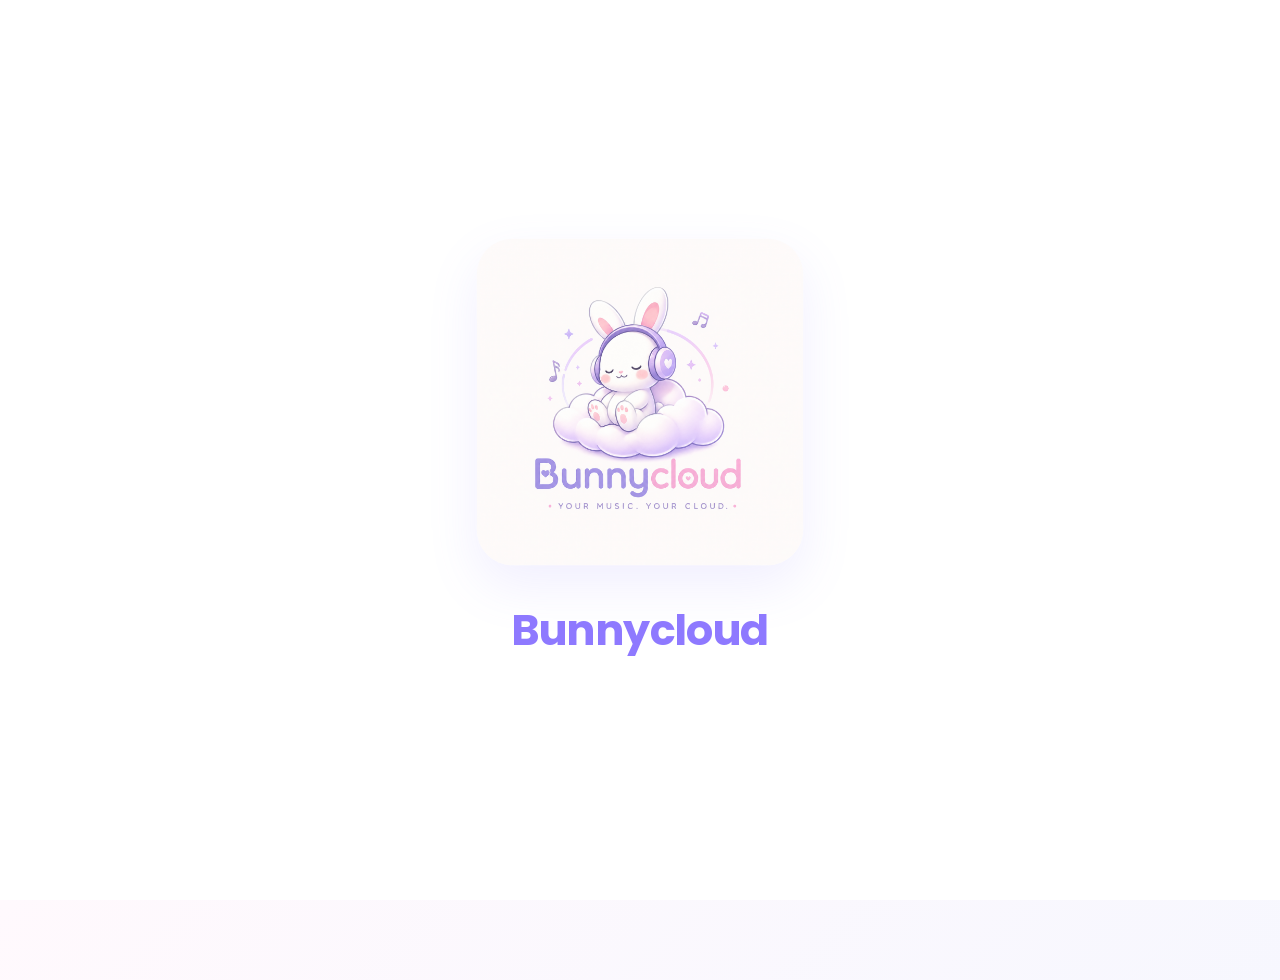
<file: index.html>
<!doctype html>
<html lang="sk">
  <head>
    <meta charset="UTF-8" />
    <meta name="viewport" content="width=device-width, initial-scale=1.0" />
    <title>Bunnycloud</title>
    <link rel="stylesheet" href="css/intro.css" />
  </head>
  <body>
    <div id="splash-screen" class="splash-container">
      <div class="splash-logo-wrapper">
        <img
          src="images/logo.png"
          alt="Bunnycloud Logo"
          class="bunny-logo-img"
        />
        <h1 class="splash-title">Bunnycloud</h1>
      </div>
    </div>

    <div id="intro-screen" class="intro hidden">
      <div class="intro-content">
        <img
          src="images/logo.png"
          alt="Bunnycloud Logo"
          class="intro-logo-img"
        />
        <h1 class="logo">Bunnycloud</h1>
        <p class="subtitle">Your music. Your cloud.</p>
        <button id="startButton">Get Started</button>
      </div>
    </div>

    <script src="js/intro.js"></script>
  </body>
</html>
</file>
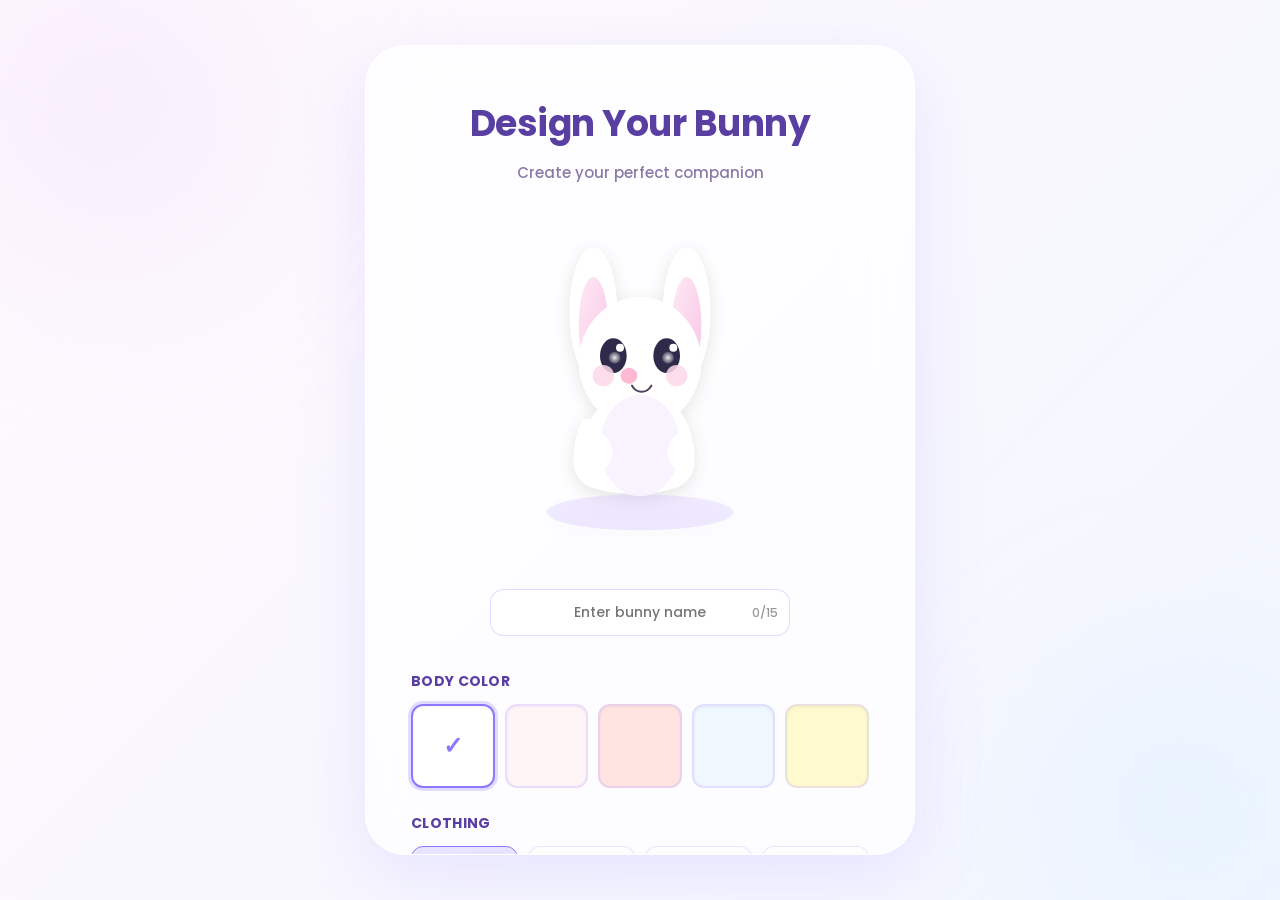
<file: pages/bunny-creator.html>
<!doctype html>
<html lang="en">
  <head>
    <meta charset="UTF-8" />
    <meta name="viewport" content="width=device-width, initial-scale=1.0" />
    <title>Bunnycloud - Create Your Bunny</title>
    <link rel="stylesheet" href="../css/intro.css" />
    <link rel="stylesheet" href="../css/bunny-creator.css" />
    <link
      href="https://fonts.googleapis.com/css2?family=Poppins:wght@300;400;500;600;700&display=swap"
      rel="stylesheet"
    />
  </head>
  <body>
    <div class="creator-container">
      <div class="creator-card">
        <!-- Header -->
        <div class="creator-header">
          <h1 class="creator-title">Design Your Bunny</h1>
          <p class="creator-subtitle">Create your perfect companion</p>
        </div>

        <!-- Bunny Preview -->
        <div class="bunny-section">
          <div class="bunny-preview-box">
            <!-- SVG Bunny Avatar -->
            <svg
              viewBox="0 0 360 420"
              class="bunny-svg"
              id="bunnySVG"
              xmlns="http://www.w3.org/2000/svg"
            >
              <defs>
                <linearGradient
                  id="earGradientCreator"
                  x1="0"
                  y1="0"
                  x2="1"
                  y2="1"
                >
                  <stop offset="0%" stop-color="#ffe9f5" />
                  <stop offset="100%" stop-color="#f7c5e5" />
                </linearGradient>
                <radialGradient id="eyeGlowCreator" cx="50%" cy="50%" r="60%">
                  <stop offset="0%" stop-color="#ffffff" stop-opacity="0.9" />
                  <stop offset="100%" stop-color="#ffffff" stop-opacity="0" />
                </radialGradient>
              </defs>

              <ellipse
                cx="180"
                cy="395"
                rx="140"
                ry="27"
                fill="rgba(147, 117, 255, 0.14)"
              />

              <g id="earLeft">
                <ellipse
                  id="earLeftOuter"
                  cx="110"
                  cy="95"
                  rx="36"
                  ry="98"
                  fill="#ffffff"
                />
                <ellipse
                  id="earLeftInner"
                  cx="110"
                  cy="114"
                  rx="22"
                  ry="72"
                  fill="url(#earGradientCreator)"
                />
              </g>
              <g id="earRight">
                <ellipse
                  id="earRightOuter"
                  cx="250"
                  cy="95"
                  rx="36"
                  ry="98"
                  fill="#ffffff"
                />
                <ellipse
                  id="earRightInner"
                  cx="250"
                  cy="114"
                  rx="22"
                  ry="72"
                  fill="url(#earGradientCreator)"
                />
              </g>

              <g id="bunnyHead">
                <ellipse
                  id="bunnyHeadShape"
                  cx="180"
                  cy="170"
                  rx="92"
                  ry="98"
                  fill="#ffffff"
                />
                <ellipse cx="180" cy="170" rx="80" ry="84" fill="#ffffff" />
              </g>

              <g id="eyes">
                <ellipse cx="140" cy="160" rx="20" ry="26" fill="#2f2a49" />
                <ellipse cx="220" cy="160" rx="20" ry="26" fill="#2f2a49" />
                <circle cx="150" cy="148" r="6" fill="#ffffff" />
                <circle cx="230" cy="148" r="6" fill="#ffffff" />
                <circle cx="142" cy="163" r="9" fill="url(#eyeGlowCreator)" />
                <circle cx="222" cy="163" r="9" fill="url(#eyeGlowCreator)" />
              </g>

              <path
                d="M176 190c0 6.5-5.5 12-12.5 12S151 196.5 151 190s5.5-12 12.5-12 12.5 5.5 12.5 12Z"
                id="bunnyNose"
                fill="#ffbad3"
              />
              <path
                id="mouth"
                d="M168 205c7 12 22 12 29 0"
                stroke="#4f435e"
                stroke-width="3"
                stroke-linecap="round"
                fill="none"
              />
              <circle cx="125" cy="190" r="16" fill="#ffd8e8" opacity="0.85" />
              <circle cx="235" cy="190" r="16" fill="#ffd8e8" opacity="0.85" />

              <g id="bunnyBody">
                <path
                  d="M94 255c-12 24-14 48-14 64 0 18 12 34 28 39 16 5 32 8 47 8h32c15 0 31-3 47-8 16-5 28-21 28-39 0-16-2-40-14-64-11-20-33-35-71-35-38 0-60 15-71 35Z"
                  fill="#ffffff"
                />
                <ellipse
                  cx="180"
                  cy="295"
                  rx="60"
                  ry="76"
                  fill="#f8f3ff"
                  opacity="0.95"
                />
              </g>

              <g id="paws">
                <ellipse cx="118" cy="305" rx="20" ry="28" fill="#ffffff" />
                <ellipse cx="242" cy="305" rx="20" ry="28" fill="#ffffff" />
              </g>

              <g id="clothingShirt" opacity="0" pointer-events="none">
                <rect
                  x="118"
                  y="234"
                  width="110"
                  height="78"
                  rx="20"
                  fill="#ff7fb3"
                />
                <circle cx="140" cy="246" r="10" fill="#ff91c0" />
                <circle cx="220" cy="246" r="10" fill="#ff91c0" />
              </g>

              <g id="clothingHoodie" opacity="0" pointer-events="none">
                <path
                  d="M112 236c0-36 46-52 68-48s68 12 68 48v66c0 12-10 22-22 22H134c-12 0-22-10-22-22v-66Z"
                  fill="#8f69d4"
                />
                <path
                  d="M132 246c8-12 26-18 40-18s32 6 40 18"
                  stroke="#9ea2ff"
                  stroke-width="4"
                  fill="none"
                  stroke-linecap="round"
                />
              </g>

              <g id="clothingDress" opacity="0" pointer-events="none">
                <path
                  d="M116 244c-8 24-12 72-12 86 0 8 7 16 15 16h116c8 0 15-8 15-16 0-14-4-62-12-86-8-21-26-30-58-30s-50 9-58 30Z"
                  fill="#ff65b4"
                />
                <path d="M132 260h96" stroke="#ff9ed4" stroke-width="3" />
              </g>

              <g id="accessoriesGlasses" opacity="0" pointer-events="none">
                <rect
                  x="130"
                  y="147"
                  width="32"
                  height="26"
                  rx="8"
                  fill="none"
                  stroke="#3b345a"
                  stroke-width="3"
                />
                <rect
                  x="198"
                  y="147"
                  width="32"
                  height="26"
                  rx="8"
                  fill="none"
                  stroke="#3b345a"
                  stroke-width="3"
                />
                <line
                  x1="162"
                  y1="160"
                  x2="198"
                  y2="160"
                  stroke="#3b345a"
                  stroke-width="3"
                />
              </g>

              <g id="accessoriesCrown" opacity="0" pointer-events="none">
                <path
                  d="M126 100 L144 74 L158 94 L180 68 L202 94 L216 74 L234 100 L232 118 L128 118 Z"
                  fill="#ffd064"
                />
                <circle cx="144" cy="68" r="6" fill="#ff7fb3" />
                <circle cx="180" cy="58" r="7" fill="#ff7fb3" />
                <circle cx="216" cy="68" r="6" fill="#ff7fb3" />
              </g>

              <g id="accessoriesHeadphones" opacity="0" pointer-events="none">
                <path
                  d="M136 150c0-20 24-26 44-26s44 6 44 26"
                  fill="none"
                  stroke="#3b345a"
                  stroke-width="8"
                  stroke-linecap="round"
                />
                <rect
                  x="118"
                  y="154"
                  width="28"
                  height="40"
                  rx="14"
                  fill="#3b345a"
                />
                <rect
                  x="214"
                  y="154"
                  width="28"
                  height="40"
                  rx="14"
                  fill="#3b345a"
                />
                <circle cx="132" cy="174" r="8" fill="#ff7fb3" />
                <circle cx="246" cy="174" r="8" fill="#ff7fb3" />
              </g>
            </svg>
          </div>

          <!-- Bunny Name Input -->
          <div class="bunny-name-input">
            <input
              type="text"
              id="bunnyName"
              placeholder="Enter bunny name"
              maxlength="15"
            />
            <span class="char-count"><span id="charCount">0</span>/15</span>
          </div>
        </div>

        <!-- Customization Options -->
        <div class="creator-options">
          <!-- Body Color -->
          <div class="creator-section">
            <h3 class="section-title">Body Color</h3>
            <div class="options-grid">
              <button
                class="color-option active"
                data-bodycolor="#ffffff"
                data-innerearscolor="#ffc0d9"
                title="White"
              ></button>
              <button
                class="color-option"
                data-bodycolor="#fff5f7"
                data-innerearscolor="#ffb3d9"
                title="Cream"
              ></button>
              <button
                class="color-option"
                data-bodycolor="#ffe4e1"
                data-innerearscolor="#ff99b3"
                title="Blush"
              ></button>
              <button
                class="color-option"
                data-bodycolor="#f0f8ff"
                data-innerearscolor="#b3d9ff"
                title="Alice Blue"
              ></button>
              <button
                class="color-option"
                data-bodycolor="#fffacd"
                data-innerearscolor="#ffeb99"
                title="Lemon"
              ></button>
            </div>
          </div>

          <!-- Clothing -->
          <div class="creator-section">
            <h3 class="section-title">Clothing</h3>
            <div class="options-grid-buttons">
              <button class="clothing-btn active" data-clothing="none">
                None
              </button>
              <button class="clothing-btn" data-clothing="shirt">Shirt</button>
              <button class="clothing-btn" data-clothing="hoodie">
                Hoodie
              </button>
              <button class="clothing-btn" data-clothing="dress">Dress</button>
            </div>
          </div>

          <!-- Accessories -->
          <div class="creator-section">
            <h3 class="section-title">Accessories</h3>
            <div class="options-grid-buttons">
              <button class="accessories-btn active" data-accessories="none">
                None
              </button>
              <button class="accessories-btn" data-accessories="glasses">
                Glasses
              </button>
              <button class="accessories-btn" data-accessories="crown">
                Crown
              </button>
              <button class="accessories-btn" data-accessories="headphones">
                Headphones
              </button>
            </div>
          </div>
        </div>

        <!-- Action Buttons -->
        <div class="creator-actions">
          <button id="randomButton" class="btn btn-secondary">Randomize</button>
          <button id="finishButton" class="btn btn-primary">
            Save and Continue
          </button>
        </div>
      </div>
    </div>

    <script src="../js/bunny-creator.js"></script>
  </body>
</html>
</file>
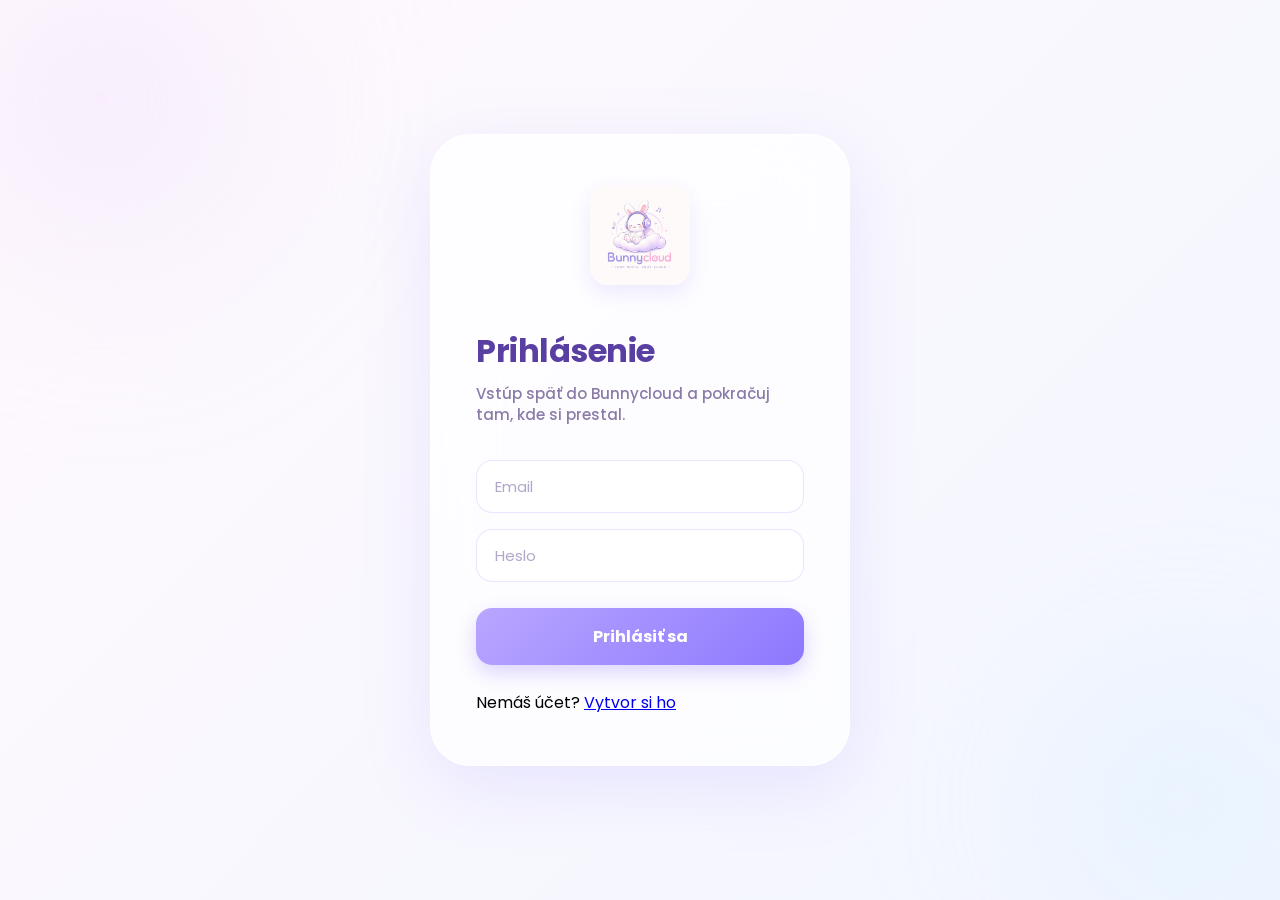
<file: pages/login.html>
<!doctype html>
<html lang="sk">
  <head>
    <meta charset="UTF-8" />
    <meta name="viewport" content="width=device-width, initial-scale=1.0" />
    <title>Bunnycloud - Prihlásenie</title>
    <link rel="stylesheet" href="../css/intro.css" />
    <link rel="stylesheet" href="../css/register.css" />
    <link
      href="https://fonts.googleapis.com/css2?family=Poppins:wght@300;400;500;600;700&display=swap"
      rel="stylesheet"
    />
  </head>
  <body>
    <div class="register-container">
      <div class="register-card">
        <div style="text-align: center; margin-bottom: 20px">
          <img
            src="../images/logo.png"
            alt="Bunnycloud Logo"
            class="register-logo"
          />
        </div>

        <h2 class="register-title">Prihlásenie</h2>
        <p class="register-subtitle">
          Vstúp späť do Bunnycloud a pokračuj tam, kde si prestal.
        </p>

        <div id="errorMessage" class="error-message"></div>

        <form class="register-form" id="loginForm">
          <div class="input-field">
            <input type="email" id="loginEmail" placeholder="Email" required />
          </div>

          <div class="input-field">
            <input
              type="password"
              id="loginPassword"
              placeholder="Heslo"
              required
              minlength="6"
            />
          </div>

          <button type="submit" class="register-btn" id="loginButton">
            Prihlásiť sa
          </button>
        </form>

        <div class="login-link">
          Nemáš účet?
          <a href="register.html">Vytvor si ho</a>
        </div>
      </div>
    </div>

    <script src="../js/login.js"></script>
  </body>
</html>
</file>
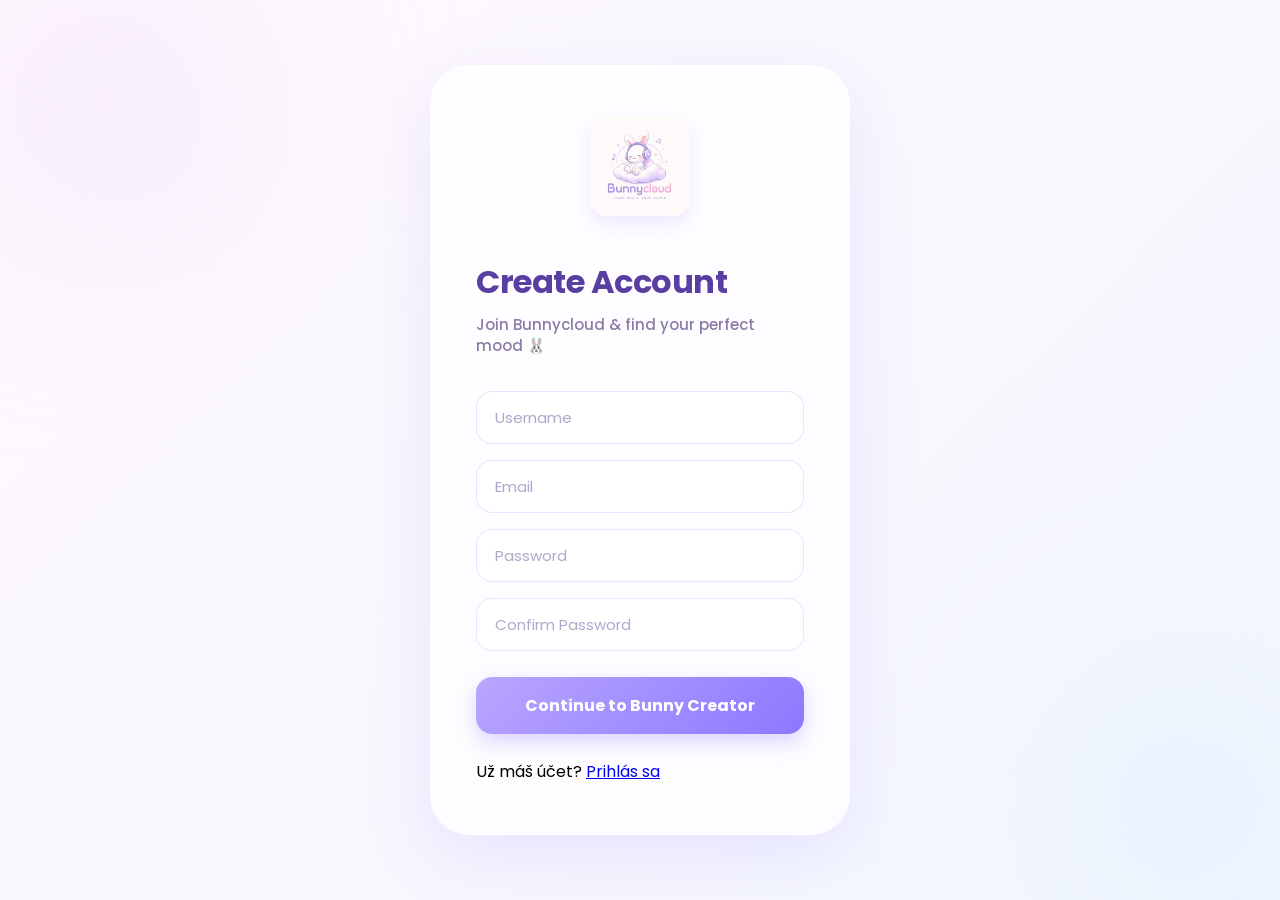
<file: pages/register.html>
<!doctype html>
<html lang="sk">
  <head>
    <meta charset="UTF-8" />
    <meta name="viewport" content="width=device-width, initial-scale=1.0" />
    <title>Bunnycloud - Register</title>
    <link rel="stylesheet" href="../css/intro.css" />
    <link rel="stylesheet" href="../css/register.css" />
    <link
      href="https://fonts.googleapis.com/css2?family=Poppins:wght@300;400;500;600;700&display=swap"
      rel="stylesheet"
    />
  </head>
  <body>
    <div class="register-container">
      <div class="register-card">
        <div style="text-align: center; margin-bottom: 20px">
          <img
            src="../images/logo.png"
            alt="Bunnycloud Logo"
            class="register-logo"
          />
        </div>

        <h2 class="register-title">Create Account</h2>
        <p class="register-subtitle">
          Join Bunnycloud & find your perfect mood 🐰
        </p>

        <div id="errorMessage" class="error-message"></div>

        <form class="register-form" id="registerForm">
          <div class="input-field">
            <input
              type="text"
              id="username"
              placeholder="Username"
              required
              minlength="3"
            />
          </div>

          <div class="input-field">
            <input type="email" id="email" placeholder="Email" required />
          </div>

          <div class="input-field">
            <input
              type="password"
              id="password"
              placeholder="Password"
              required
              minlength="6"
            />
          </div>

          <div class="input-field">
            <input
              type="password"
              id="confirmPassword"
              placeholder="Confirm Password"
              required
              minlength="6"
            />
          </div>

          <button type="submit" class="register-btn" id="submitButton">
            Continue to Bunny Creator
          </button>
        </form>

        <div class="login-link">
          Už máš účet?
          <a href="login.html">Prihlás sa</a>
        </div>
      </div>
    </div>

    <script src="../js/register.js"></script>
  </body>
</html>
</file>
<file: css/intro.css>
@import url("https://fonts.googleapis.com/css2?family=Poppins:wght@300;400;500;600;700&display=swap");

* {
  margin: 0;
  padding: 0;
  box-sizing: border-box;
}

body {
  font-family: "Poppins", sans-serif;
  overflow: hidden;
  background: linear-gradient(135deg, #fff9fd, #f2f6ff);
}

/* 1. SPLASH SCREEN (Uvítacia obrazovka) */
.splash-container {
  position: fixed;
  top: 0;
  left: 0;
  width: 100%;
  height: 100vh;
  background: #ffffff;
  display: flex;
  justify-content: center;
  align-items: center;
  z-index: 9999;
  transition:
    opacity 0.8s ease,
    visibility 0.8s ease; /* Plynulejšie zmiznutie */
}

.splash-logo-wrapper {
  text-align: center;
  animation: zoomAndFadeIn 1.5s ease-in-out forwards;
}

/* Tvoje zväčšené logo na úvodnej obrazovke */
.bunny-logo-img {
  width: 320px; /* Tu sme ho zväčšili z 180px na 320px */
  height: auto;
  border-radius: 35px;
  margin-bottom: 25px;
  box-shadow: 0 20px 50px rgba(142, 121, 255, 0.12);
}

.splash-title {
  font-size: 42px;
  font-weight: 700;
  color: #8e79ff;
  letter-spacing: -1px;
}

/* 2. INTRO (Hlavná obrazovka po načítaní) */
.intro {
  width: 100%;
  height: 100vh;
  display: flex;
  justify-content: center;
  align-items: center;
  position: relative;
  transition: opacity 0.8s ease;
}

/* Rozmazané pastelové kruhy na pozadí */
.intro::before {
  content: "";
  position: absolute;
  width: 420px;
  height: 420px;
  background: #d9c8ff;
  border-radius: 50%;
  filter: blur(120px);
  top: -120px;
  left: -120px;
  animation: float1 12s ease-in-out infinite;
}

.intro::after {
  content: "";
  position: absolute;
  width: 350px;
  height: 350px;
  background: #cde9ff;
  border-radius: 50%;
  filter: blur(120px);
  bottom: -80px;
  right: -80px;
  animation: float2 10s ease-in-out infinite;
}

/* Biela karta v strede */
.intro-content {
  position: relative;
  z-index: 2;
  width: 470px;
  padding: 45px;
  border-radius: 35px;
  background: rgba(255, 255, 255, 0.65);
  backdrop-filter: blur(30px);
  -webkit-backdrop-filter: blur(30px);
  border: 1.5px solid rgba(255, 255, 255, 0.6);
  box-shadow: 0 20px 60px rgba(142, 121, 255, 0.12), inset 0 1px 0 rgba(255, 255, 255, 0.6);
  text-align: center;
  animation: fadeUp 1.1s ease;
  transition: all 0.3s ease;
}

/* Tvoje logo na bielej karte - tiež zväčšené */
.intro-logo-img {
  width: 140px; /* Tu sme ho zväčšili z 90px na 140px */
  height: auto;
  border-radius: 20px;
  margin-bottom: 20px;
  box-shadow: 0 10px 25px rgba(142, 121, 255, 0.1);
}

.logo {
  font-size: 48px;
  font-weight: 700;
  color: #8e79ff;
  letter-spacing: -2px;
}

.subtitle {
  margin-top: 10px;
  color: #555;
  font-size: 18px;
  line-height: 1.6;
}

#startButton {
  margin-top: 35px;
  width: 100%;
  height: 58px;
  border: none;
  border-radius: 18px;
  background: #8e79ff;
  color: white;
  font-size: 18px;
  font-weight: 600;
  cursor: pointer;
  transition: 0.35s;
}

#startButton:hover {
  transform: translateY(-4px);
  box-shadow: 0 15px 35px rgba(142, 121, 255, 0.35);
}

/* Pomocné triedy pre JavaScript prechody */
.hidden {
  opacity: 0;
  visibility: hidden;
  pointer-events: none;
}

/* ANIMÁCIE */
@keyframes fadeUp {
  from {
    opacity: 0;
    transform: translateY(40px);
  }
  to {
    opacity: 1;
    transform: translateY(0);
  }
}

@keyframes zoomAndFadeIn {
  0% {
    opacity: 0;
    transform: scale(0.85);
  }
  50% {
    opacity: 1;
    transform: scale(1);
  }
  100% {
    opacity: 1;
    transform: scale(1.02);
  }
}

@keyframes float1 {
  0% {
    transform: translate(0, 0);
  }
  50% {
    transform: translate(40px, 30px);
  }
  100% {
    transform: translate(0, 0);
  }
}

@keyframes float2 {
  0% {
    transform: translate(0, 0);
  }
  50% {
    transform: translate(-35px, -25px);
  }
  100% {
    transform: translate(0, 0);
  }
}
</file>
<file: css/bunny-creator.css>
/* ===== BUNNY CREATOR PAGE ===== */

.creator-container {
  position: fixed;
  top: 0;
  left: 0;
  width: 100%;
  height: 100vh;
  background: linear-gradient(135deg, #fff9fd 0%, #f2f6ff 100%);
  display: flex;
  justify-content: center;
  align-items: center;
  overflow-y: auto;
  overflow-x: hidden;
  padding: 20px;
  animation: backgroundShift 12s ease-in-out infinite;
}

@keyframes backgroundShift {
  0%,
  100% {
    background: linear-gradient(135deg, #fff9fd 0%, #f2f6ff 100%);
  }
  50% {
    background: linear-gradient(135deg, #fdf5f9 0%, #f0f4ff 100%);
  }
}

/* Decorative background circles */
.creator-container::before {
  content: "";
  position: absolute;
  width: 500px;
  height: 500px;
  background: radial-gradient(
    circle,
    rgba(235, 213, 255, 0.4) 0%,
    transparent 70%
  );
  border-radius: 50%;
  filter: blur(80px);
  top: -150px;
  left: -150px;
  animation: float1 15s ease-in-out infinite;
  pointer-events: none;
}

.creator-container::after {
  content: "";
  position: absolute;
  width: 400px;
  height: 400px;
  background: radial-gradient(
    circle,
    rgba(191, 234, 255, 0.3) 0%,
    transparent 70%
  );
  border-radius: 50%;
  filter: blur(80px);
  bottom: -100px;
  right: -100px;
  animation: float2 18s ease-in-out infinite;
  pointer-events: none;
}

/* Main card */
.creator-card {
  position: relative;
  z-index: 2;
  width: 100%;
  max-width: 550px;
  padding: 50px 45px;
  border-radius: 40px;
  background: rgba(255, 255, 255, 0.75);
  backdrop-filter: blur(30px);
  -webkit-backdrop-filter: blur(30px);
  border: 1.5px solid rgba(255, 255, 255, 0.8);
  box-shadow:
    0 20px 70px rgba(142, 121, 255, 0.15),
    inset 0 1px 0 rgba(255, 255, 255, 0.7);
  animation: slideIn 0.8s cubic-bezier(0.34, 1.56, 0.64, 1);
  max-height: 90vh;
  overflow-y: auto;
}

/* Header */
.creator-header {
  text-align: center;
  margin-bottom: 30px;
}

.creator-title {
  font-size: 36px;
  font-weight: 700;
  color: #5a3fa3;
  margin: 0 0 10px 0;
  letter-spacing: -0.5px;
}

.creator-subtitle {
  font-size: 15px;
  color: #8b7ba8;
  margin: 0;
  font-weight: 500;
}

/* Bunny Section */
.bunny-section {
  text-align: center;
  margin-bottom: 35px;
}

.bunny-preview-box {
  width: 100%;
  max-width: 280px;
  height: 350px;
  margin: 0 auto 25px;
  background: transparent;
  border-radius: 30px;
  display: flex;
  align-items: center;
  justify-content: center;
  padding: 20px;
  animation: scaleIn 0.6s cubic-bezier(0.34, 1.56, 0.64, 1);
}

.bunny-svg {
  width: 100%;
  height: 100%;
  max-width: 280px;
  max-height: 350px;
  filter: drop-shadow(0 4px 8px rgba(0, 0, 0, 0.1));
  animation: bunnyFloat 3s ease-in-out infinite;
}

@keyframes bunnyFloat {
  0%,
  100% {
    transform: translateY(0);
  }
  50% {
    transform: translateY(-10px);
  }
}

/* Bunny Name Input */
.bunny-name-input {
  position: relative;
  width: 100%;
  max-width: 300px;
  margin: 0 auto;
}

.bunny-name-input input {
  width: 100%;
  padding: 12px 16px;
  border: 1.5px solid rgba(185, 166, 255, 0.4);
  border-radius: 14px;
  background: rgba(255, 255, 255, 0.6);
  font-family: "Poppins", sans-serif;
  font-size: 14px;
  color: #333;
  text-align: center;
  font-weight: 500;
  outline: none;
  transition: all 0.3s ease;
}

.bunny-name-input input:focus {
  border-color: #b9a6ff;
  background: rgba(255, 255, 255, 0.9);
  box-shadow: 0 0 0 3px rgba(185, 166, 255, 0.15);
}

.char-count {
  position: absolute;
  right: 12px;
  top: 50%;
  transform: translateY(-50%);
  font-size: 12px;
  color: #999;
  font-weight: 500;
}

/* Customization Options */
.creator-options {
  display: flex;
  flex-direction: column;
  gap: 25px;
  margin-bottom: 30px;
}

.creator-section {
  display: flex;
  flex-direction: column;
  gap: 12px;
}

.section-title {
  font-size: 14px;
  font-weight: 700;
  color: #5a3fa3;
  margin: 0;
  letter-spacing: 0.3px;
  text-transform: uppercase;
}

/* Color Grid */
.options-grid {
  display: grid;
  grid-template-columns: repeat(auto-fit, minmax(55px, 1fr));
  gap: 10px;
}

.color-option {
  aspect-ratio: 1;
  border: 2.5px solid rgba(185, 166, 255, 0.3);
  border-radius: 12px;
  cursor: pointer;
  transition: all 0.3s ease;
  position: relative;
  overflow: hidden;
  box-shadow: inset 0 1px 3px rgba(0, 0, 0, 0.05);
}

.color-option:hover {
  border-color: rgba(185, 166, 255, 0.7);
  transform: scale(1.05);
}

.color-option.active {
  border-color: #8d78ff;
  box-shadow:
    0 0 0 3px rgba(141, 120, 255, 0.25),
    inset 0 1px 3px rgba(0, 0, 0, 0.05);
}

.color-option::after {
  content: "✓";
  position: absolute;
  top: 50%;
  left: 50%;
  transform: translate(-50%, -50%);
  font-size: 24px;
  color: #8d78ff;
  font-weight: bold;
  opacity: 0;
  transition: opacity 0.3s ease;
}

.color-option.active::after {
  opacity: 1;
}

/* Button Options Grid */
.options-grid-buttons {
  display: grid;
  grid-template-columns: repeat(auto-fit, minmax(90px, 1fr));
  gap: 10px;
}

.clothing-btn,
.accessories-btn {
  padding: 10px 14px;
  border: 1.5px solid rgba(185, 166, 255, 0.3);
  border-radius: 12px;
  background: rgba(255, 255, 255, 0.5);
  font-family: "Poppins", sans-serif;
  font-size: 13px;
  font-weight: 500;
  color: #555;
  cursor: pointer;
  transition: all 0.3s ease;
  text-align: center;
}

.clothing-btn:hover,
.accessories-btn:hover {
  border-color: #b9a6ff;
  background: rgba(255, 255, 255, 0.8);
  transform: translateY(-2px);
}

.clothing-btn.active,
.accessories-btn.active {
  border-color: #8d78ff;
  background: linear-gradient(
    135deg,
    rgba(185, 166, 255, 0.3) 0%,
    rgba(141, 120, 255, 0.2) 100%
  );
  color: #5a3fa3;
  font-weight: 600;
}

/* Action Buttons */
.creator-actions {
  display: flex;
  gap: 12px;
}

.btn {
  flex: 1;
  padding: 14px 20px;
  border: none;
  border-radius: 14px;
  font-family: "Poppins", sans-serif;
  font-size: 14px;
  font-weight: 600;
  cursor: pointer;
  transition: all 0.35s cubic-bezier(0.34, 1.56, 0.64, 1);
  position: relative;
  overflow: hidden;
}

.btn-primary {
  background: linear-gradient(135deg, #b9a6ff 0%, #8d78ff 100%);
  color: white;
  box-shadow: 0 8px 20px rgba(141, 120, 255, 0.3);
}

.btn-primary:hover {
  transform: translateY(-3px);
  box-shadow: 0 12px 30px rgba(141, 120, 255, 0.45);
}

.btn-primary:active {
  transform: translateY(-1px);
}

.btn-secondary {
  background: rgba(255, 255, 255, 0.7);
  color: #5a3fa3;
  border: 1.5px solid rgba(185, 166, 255, 0.4);
  box-shadow: none;
}

.btn-secondary:hover {
  background: rgba(255, 255, 255, 0.9);
  border-color: #b9a6ff;
  transform: translateY(-2px);
}

/* Scrollbar */
.creator-card::-webkit-scrollbar {
  width: 6px;
}

.creator-card::-webkit-scrollbar-track {
  background: rgba(185, 166, 255, 0.1);
  border-radius: 3px;
}

.creator-card::-webkit-scrollbar-thumb {
  background: rgba(185, 166, 255, 0.4);
  border-radius: 3px;
}

.creator-card::-webkit-scrollbar-thumb:hover {
  background: rgba(185, 166, 255, 0.6);
}

/* Animations */
@keyframes slideIn {
  0% {
    opacity: 0;
    transform: translateY(50px);
  }
  100% {
    opacity: 1;
    transform: translateY(0);
  }
}

@keyframes scaleIn {
  0% {
    transform: scale(0.3);
    opacity: 0;
  }
  100% {
    transform: scale(1);
    opacity: 1;
  }
}

@keyframes float1 {
  0% {
    transform: translate(0, 0);
  }
  50% {
    transform: translate(40px, 30px);
  }
  100% {
    transform: translate(0, 0);
  }
}

@keyframes float2 {
  0% {
    transform: translate(0, 0);
  }
  50% {
    transform: translate(-35px, -25px);
  }
  100% {
    transform: translate(0, 0);
  }
}

/* Responsive */
@media (max-width: 480px) {
  .creator-card {
    padding: 35px 25px;
    border-radius: 30px;
  }

  .creator-title {
    font-size: 28px;
  }

  .options-grid-buttons {
    grid-template-columns: repeat(auto-fit, minmax(80px, 1fr));
  }
}
</file>
<file: css/register.css>
/* ===== REGISTER PAGE STYLES ===== */

.register-container {
  position: fixed;
  top: 0;
  left: 0;
  width: 100%;
  height: 100vh;
  background: linear-gradient(135deg, #fff9fd 0%, #f2f6ff 100%);
  display: flex;
  justify-content: center;
  align-items: center;
  overflow: hidden;
  z-index: 100;
  animation: backgroundShift 12s ease-in-out infinite;
}

@keyframes backgroundShift {
  0%,
  100% {
    background: linear-gradient(135deg, #fff9fd 0%, #f2f6ff 100%);
  }
  50% {
    background: linear-gradient(135deg, #fdf5f9 0%, #f0f4ff 100%);
  }
}

/* Dekoratívne pozadie */
.register-container::before {
  content: "";
  position: absolute;
  width: 500px;
  height: 500px;
  background: radial-gradient(
    circle,
    rgba(235, 213, 255, 0.4) 0%,
    transparent 70%
  );
  border-radius: 50%;
  filter: blur(80px);
  top: -150px;
  left: -150px;
  animation: float1 15s ease-in-out infinite;
  pointer-events: none;
}

.register-container::after {
  content: "";
  position: absolute;
  width: 400px;
  height: 400px;
  background: radial-gradient(
    circle,
    rgba(191, 234, 255, 0.3) 0%,
    transparent 70%
  );
  border-radius: 50%;
  filter: blur(80px);
  bottom: -100px;
  right: -100px;
  animation: float2 18s ease-in-out infinite;
  pointer-events: none;
}

/* Hlavná registračná karta */
.register-card {
  position: relative;
  z-index: 2;
  width: 100%;
  max-width: 420px;
  padding: 50px 45px;
  border-radius: 40px;
  background: rgba(255, 255, 255, 0.7);
  backdrop-filter: blur(30px);
  -webkit-backdrop-filter: blur(30px);
  border: 1.5px solid rgba(255, 255, 255, 0.8);
  box-shadow:
    0 20px 70px rgba(142, 121, 255, 0.15),
    inset 0 1px 0 rgba(255, 255, 255, 0.7);
  animation: slideIn 0.8s cubic-bezier(0.34, 1.56, 0.64, 1);
  transition: all 0.3s ease;
}

@keyframes slideIn {
  0% {
    opacity: 0;
    transform: translateY(50px);
  }
  100% {
    opacity: 1;
    transform: translateY(0);
  }
}

/* Logo na registračnej stránke */
.register-logo {
  width: 100px;
  height: auto;
  margin-bottom: 15px;
  border-radius: 18px;
  box-shadow: 0 8px 20px rgba(142, 121, 255, 0.15);
  animation: logoFloat 3s ease-in-out infinite;
}

@keyframes logoFloat {
  0%,
  100% {
    transform: translateY(0);
  }
  50% {
    transform: translateY(-8px);
  }
}

/* Nadpis */
.register-title {
  font-size: 32px;
  font-weight: 700;
  color: #5a3fa3;
  margin: 0 0 8px 0;
  letter-spacing: -0.5px;
}

/* Podnadpis */
.register-subtitle {
  font-size: 15px;
  color: #8b7ba8;
  margin: 0 0 35px 0;
  line-height: 1.4;
  font-weight: 500;
}

/* Formulár */
.register-form {
  display: flex;
  flex-direction: column;
  gap: 16px;
  margin-bottom: 25px;
}

/* Input poľa */
.input-field {
  position: relative;
  width: 100%;
}

.input-field input {
  width: 100%;
  padding: 14px 18px;
  border: 1.5px solid rgba(200, 190, 255, 0.4);
  border-radius: 16px;
  background: rgba(255, 255, 255, 0.5);
  backdrop-filter: blur(10px);
  font-family: "Poppins", sans-serif;
  font-size: 15px;
  color: #333;
  outline: none;
  transition: all 0.3s ease;
}

.input-field input::placeholder {
  color: rgba(100, 80, 150, 0.5);
  font-weight: 400;
}

.input-field input:focus {
  border-color: #b9a6ff;
  background: rgba(255, 255, 255, 0.8);
  box-shadow: 0 0 0 3px rgba(185, 166, 255, 0.15);
  transform: translateY(-2px);
}

/* Tlačidlo */
.register-btn {
  width: 100%;
  padding: 16px 24px;
  margin-top: 10px;
  border: none;
  border-radius: 16px;
  background: linear-gradient(135deg, #b9a6ff 0%, #8d78ff 100%);
  color: white;
  font-size: 16px;
  font-weight: 700;
  font-family: "Poppins", sans-serif;
  cursor: pointer;
  transition: all 0.35s cubic-bezier(0.34, 1.56, 0.64, 1);
  box-shadow: 0 8px 20px rgba(141, 120, 255, 0.3);
  position: relative;
  overflow: hidden;
}

.register-btn::before {
  content: "";
  position: absolute;
  top: 0;
  left: -100%;
  width: 100%;
  height: 100%;
  background: rgba(255, 255, 255, 0.2);
  transition: left 0.5s ease;
}

.register-btn:hover::before {
  left: 100%;
}

.register-btn:hover {
  transform: translateY(-3px);
  box-shadow: 0 12px 30px rgba(141, 120, 255, 0.45);
}

.register-btn:active {
  transform: translateY(-1px);
}

/* Error message */
.error-message {
  padding: 12px 16px;
  margin-bottom: 16px;
  border-radius: 12px;
  background: rgba(255, 107, 107, 0.1);
  border: 1px solid rgba(255, 107, 107, 0.3);
  color: #c74d4d;
  font-size: 13px;
  font-weight: 500;
  animation: shake 0.4s ease;
  display: none;
}

.error-message.show {
  display: block;
}

@keyframes shake {
  0%,
  100% {
    transform: translateX(0);
  }
  25% {
    transform: translateX(-5px);
  }
  75% {
    transform: translateX(5px);
  }
}

/* Responsive */
@media (max-width: 480px) {
  .register-card {
    margin: 20px;
    padding: 40px 30px;
    border-radius: 30px;
  }

  .register-title {
    font-size: 28px;
  }

  .register-subtitle {
    font-size: 14px;
  }

  .register-container::before,
  .register-container::after {
    filter: blur(60px);
  }
}
</file>
